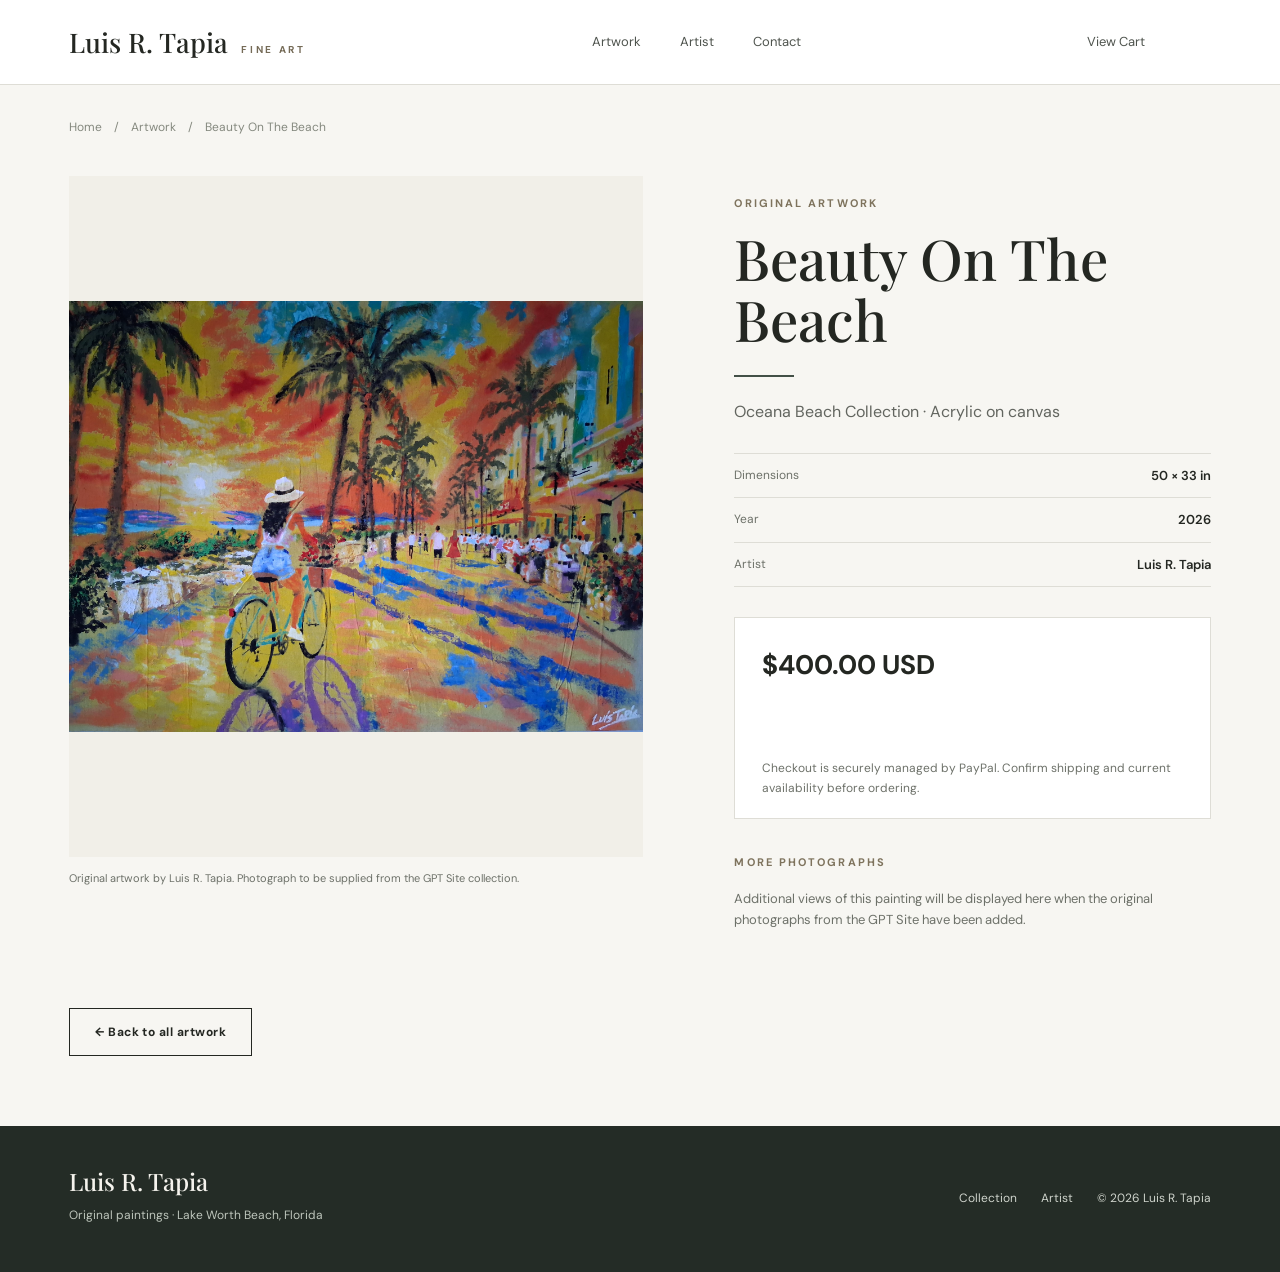
<file: artworks/beauty-on-the-beach.html>
<!doctype html>
<html lang="en"><head><meta charset="utf-8"><meta name="viewport" content="width=device-width, initial-scale=1">
<title>Beauty On The Beach | Luis R. Tapia Fine Art</title>
<meta name="description" content="Beauty On The Beach — Oceana Beach Collection · Acrylic on canvas · 50 × 33 in · 2026. Original artwork by Luis R. Tapia."><meta name="robots" content="index, follow">
<link rel="canonical" href="https://archero455-cmyk.github.io/luis-r-tapia-art/artworks/beauty-on-the-beach.html"><link rel="icon" href="../assets/favicon.svg" type="image/svg+xml">
<meta property="og:type" content="website"><meta property="og:site_name" content="Luis R. Tapia Fine Art"><meta property="og:title" content="Beauty On The Beach"><meta property="og:description" content="Beauty On The Beach — Oceana Beach Collection · Acrylic on canvas · 50 × 33 in · 2026. Original artwork by Luis R. Tapia."><meta property="og:url" content="https://archero455-cmyk.github.io/luis-r-tapia-art/artworks/beauty-on-the-beach.html"><meta property="og:image" content="https://archero455-cmyk.github.io/luis-r-tapia-art/assets/social-card.svg">
<link rel="preconnect" href="https://fonts.googleapis.com"><link rel="preconnect" href="https://fonts.gstatic.com" crossorigin>
<link href="https://fonts.googleapis.com/css2?family=DM+Sans:wght@400;500;600;700&family=Playfair+Display:wght@400;500;600&display=swap" rel="stylesheet">
<link rel="stylesheet" href="../assets/styles.css">
<script type="application/ld+json">{"@context": "https://schema.org", "@type": "VisualArtwork", "name": "Beauty On The Beach", "creator": {"@type": "Person", "name": "Luis R. Tapia"}, "artMedium": "Oceana Beach Collection · Acrylic on canvas", "size": "50 × 33 in", "url": "https://archero455-cmyk.github.io/luis-r-tapia-art/artworks/beauty-on-the-beach.html", "dateCreated": "2026", "offers": {"@type": "Offer", "priceCurrency": "USD", "price": 400, "url": "https://archero455-cmyk.github.io/luis-r-tapia-art/artworks/beauty-on-the-beach.html"}}</script>
</head><body><header class="site-header" id="top"><div class="shell header-inner">
<a class="brand" href="../index.html" aria-label="Luis R. Tapia home"><span class="brand-main">Luis R. Tapia</span><span class="brand-sub">FINE ART</span></a>
<nav class="desktop-nav" aria-label="Main navigation"><a href="../index.html#gallery">Artwork</a><a href="../index.html#about">Artist</a><a href="../index.html#contact">Contact</a></nav>
<div class="header-actions"><span class="cart-caption">View Cart</span><paypal-cart-button data-id="pp-view-cart"></paypal-cart-button><button class="menu-toggle" type="button" aria-expanded="false" aria-controls="mobile-menu" aria-label="Toggle menu">☰</button></div></div>
<nav class="mobile-nav" id="mobile-menu" aria-label="Mobile navigation" hidden><a href="../index.html#gallery">Artwork</a><a href="../index.html#about">Artist</a><a href="../index.html#contact">Contact</a></nav></header>
<main class="product-page shell"><div class="breadcrumbs"><a href="../index.html">Home</a> <span>/</span> <a href="../index.html#gallery">Artwork</a> <span>/</span> Beauty On The Beach</div>
<div class="product-layout"><div class="product-photo"><div class="art-visual art-visual--hero">
    <div class="art-visual__missing" aria-hidden="true"><span class="missing-mark">LRT</span><span class="missing-caption">Photograph pending</span></div>
    <img src="images/beauty-on-the-beach.jpg" alt="Beauty On The Beach — original painting by Luis R. Tapia" loading="eager" fetchpriority="high" data-artwork-image>
  </div><p class="image-note">Original artwork by Luis R. Tapia. Photograph to be supplied from the GPT Site collection.</p></div>
<div class="product-info"><p class="eyebrow">ORIGINAL ARTWORK</p><h1>Beauty On The Beach</h1><div class="details-line"></div><p class="product-descriptor">Oceana Beach Collection · Acrylic on canvas</p>
<dl class="product-specs"><div><dt>Dimensions</dt><dd>50 × 33 in</dd></div><div><dt>Year</dt><dd>2026</dd></div><div><dt>Artist</dt><dd>Luis R. Tapia</dd></div></dl>
<div class="product-purchase"><p class="product-price">$400.00 USD</p><paypal-add-to-cart-button data-id="B98DTZ7HMZLP4"></paypal-add-to-cart-button>
<p class="checkout-note">Checkout is securely managed by PayPal. Confirm shipping and current availability before ordering.</p></div>
<div class="product-extra"><p class="eyebrow">MORE PHOTOGRAPHS</p><p>Additional views of this painting will be displayed here when the original photographs from the GPT Site have been added.</p><div class="extra-images" data-extras="beauty-on-the-beach"></div></div></div></div>
<div class="product-bottom"><a href="../index.html#gallery" class="button button-outline">← Back to all artwork</a></div></main>
<footer class="site-footer"><div class="shell footer-inner"><div><span class="footer-title">Luis R. Tapia</span><p>Original paintings · Lake Worth Beach, Florida</p></div><div class="footer-right"><a href="../index.html#gallery">Collection</a><a href="../index.html#about">Artist</a><span>© <span data-year>2026</span> Luis R. Tapia</span></div></div></footer>
<script src="https://www.paypalobjects.com/ncp/cart/cart.js" data-merchant-id="7C7FBWG39APX6"></script>
<script src="../assets/site.js"></script>
</body></html>
</file>
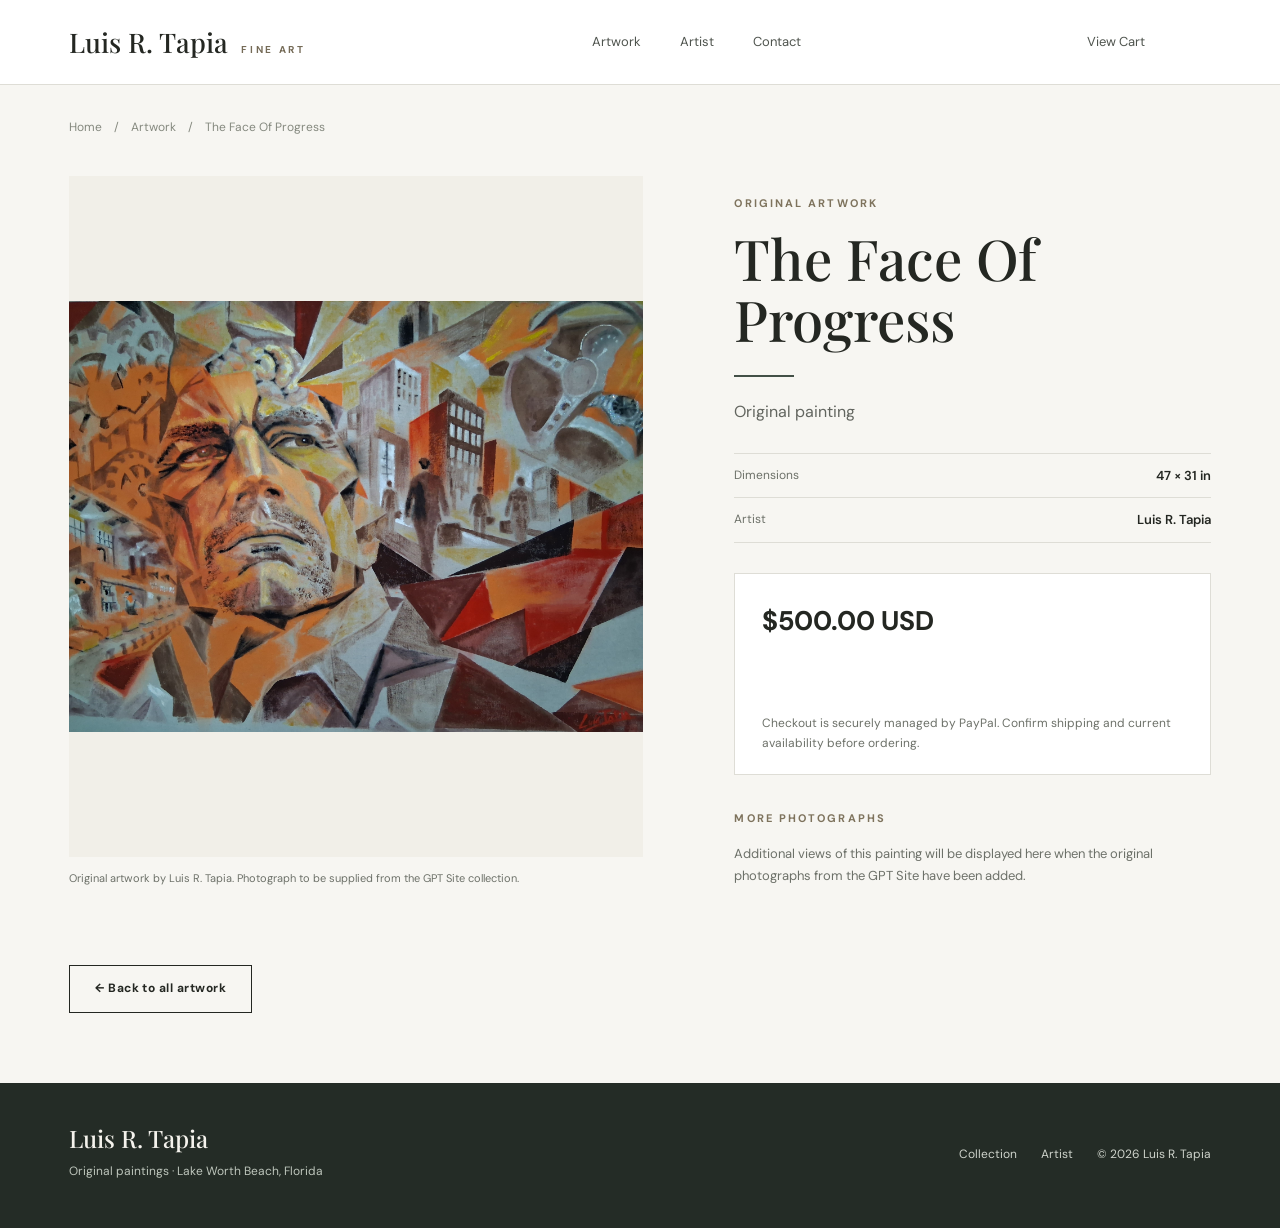
<file: artworks/the-face-of-progress.html>
<!doctype html>
<html lang="en"><head><meta charset="utf-8"><meta name="viewport" content="width=device-width, initial-scale=1">
<title>The Face Of Progress | Luis R. Tapia Fine Art</title>
<meta name="description" content="The Face Of Progress — Original painting · 47 × 31 in. Original artwork by Luis R. Tapia."><meta name="robots" content="index, follow">
<link rel="canonical" href="https://archero455-cmyk.github.io/luis-r-tapia-art/artworks/the-face-of-progress.html"><link rel="icon" href="../assets/favicon.svg" type="image/svg+xml">
<meta property="og:type" content="website"><meta property="og:site_name" content="Luis R. Tapia Fine Art"><meta property="og:title" content="The Face Of Progress"><meta property="og:description" content="The Face Of Progress — Original painting · 47 × 31 in. Original artwork by Luis R. Tapia."><meta property="og:url" content="https://archero455-cmyk.github.io/luis-r-tapia-art/artworks/the-face-of-progress.html"><meta property="og:image" content="https://archero455-cmyk.github.io/luis-r-tapia-art/assets/social-card.svg">
<link rel="preconnect" href="https://fonts.googleapis.com"><link rel="preconnect" href="https://fonts.gstatic.com" crossorigin>
<link href="https://fonts.googleapis.com/css2?family=DM+Sans:wght@400;500;600;700&family=Playfair+Display:wght@400;500;600&display=swap" rel="stylesheet">
<link rel="stylesheet" href="../assets/styles.css">
<script type="application/ld+json">{"@context": "https://schema.org", "@type": "VisualArtwork", "name": "The Face Of Progress", "creator": {"@type": "Person", "name": "Luis R. Tapia"}, "artMedium": "Original painting", "size": "47 × 31 in", "url": "https://archero455-cmyk.github.io/luis-r-tapia-art/artworks/the-face-of-progress.html", "offers": {"@type": "Offer", "priceCurrency": "USD", "price": 500, "url": "https://archero455-cmyk.github.io/luis-r-tapia-art/artworks/the-face-of-progress.html"}}</script>
</head><body><header class="site-header" id="top"><div class="shell header-inner">
<a class="brand" href="../index.html" aria-label="Luis R. Tapia home"><span class="brand-main">Luis R. Tapia</span><span class="brand-sub">FINE ART</span></a>
<nav class="desktop-nav" aria-label="Main navigation"><a href="../index.html#gallery">Artwork</a><a href="../index.html#about">Artist</a><a href="../index.html#contact">Contact</a></nav>
<div class="header-actions"><span class="cart-caption">View Cart</span><paypal-cart-button data-id="pp-view-cart"></paypal-cart-button><button class="menu-toggle" type="button" aria-expanded="false" aria-controls="mobile-menu" aria-label="Toggle menu">☰</button></div></div>
<nav class="mobile-nav" id="mobile-menu" aria-label="Mobile navigation" hidden><a href="../index.html#gallery">Artwork</a><a href="../index.html#about">Artist</a><a href="../index.html#contact">Contact</a></nav></header>
<main class="product-page shell"><div class="breadcrumbs"><a href="../index.html">Home</a> <span>/</span> <a href="../index.html#gallery">Artwork</a> <span>/</span> The Face Of Progress</div>
<div class="product-layout"><div class="product-photo"><div class="art-visual art-visual--hero">
    <div class="art-visual__missing" aria-hidden="true"><span class="missing-mark">LRT</span><span class="missing-caption">Photograph pending</span></div>
    <img src="the-face-of-progress.jpg" alt="The Face Of Progress — original painting by Luis R. Tapia" loading="eager" fetchpriority="high" data-artwork-image>
  </div><p class="image-note">Original artwork by Luis R. Tapia. Photograph to be supplied from the GPT Site collection.</p></div>
<div class="product-info"><p class="eyebrow">ORIGINAL ARTWORK</p><h1>The Face Of Progress</h1><div class="details-line"></div><p class="product-descriptor">Original painting</p>
<dl class="product-specs"><div><dt>Dimensions</dt><dd>47 × 31 in</dd></div><div><dt>Artist</dt><dd>Luis R. Tapia</dd></div></dl>
<div class="product-purchase"><p class="product-price">$500.00 USD</p><paypal-add-to-cart-button data-id="AJF43S8CUVQ8W"></paypal-add-to-cart-button>
<p class="checkout-note">Checkout is securely managed by PayPal. Confirm shipping and current availability before ordering.</p></div>
<div class="product-extra"><p class="eyebrow">MORE PHOTOGRAPHS</p><p>Additional views of this painting will be displayed here when the original photographs from the GPT Site have been added.</p><div class="extra-images" data-extras="the-face-of-progress"></div></div></div></div>
<div class="product-bottom"><a href="../index.html#gallery" class="button button-outline">← Back to all artwork</a></div></main>
<footer class="site-footer"><div class="shell footer-inner"><div><span class="footer-title">Luis R. Tapia</span><p>Original paintings · Lake Worth Beach, Florida</p></div><div class="footer-right"><a href="../index.html#gallery">Collection</a><a href="../index.html#about">Artist</a><span>© <span data-year>2026</span> Luis R. Tapia</span></div></div></footer>
<script src="https://www.paypalobjects.com/ncp/cart/cart.js" data-merchant-id="7C7FBWG39APX6"></script>
<script src="../assets/site.js"></script>
</body></html>
</file>
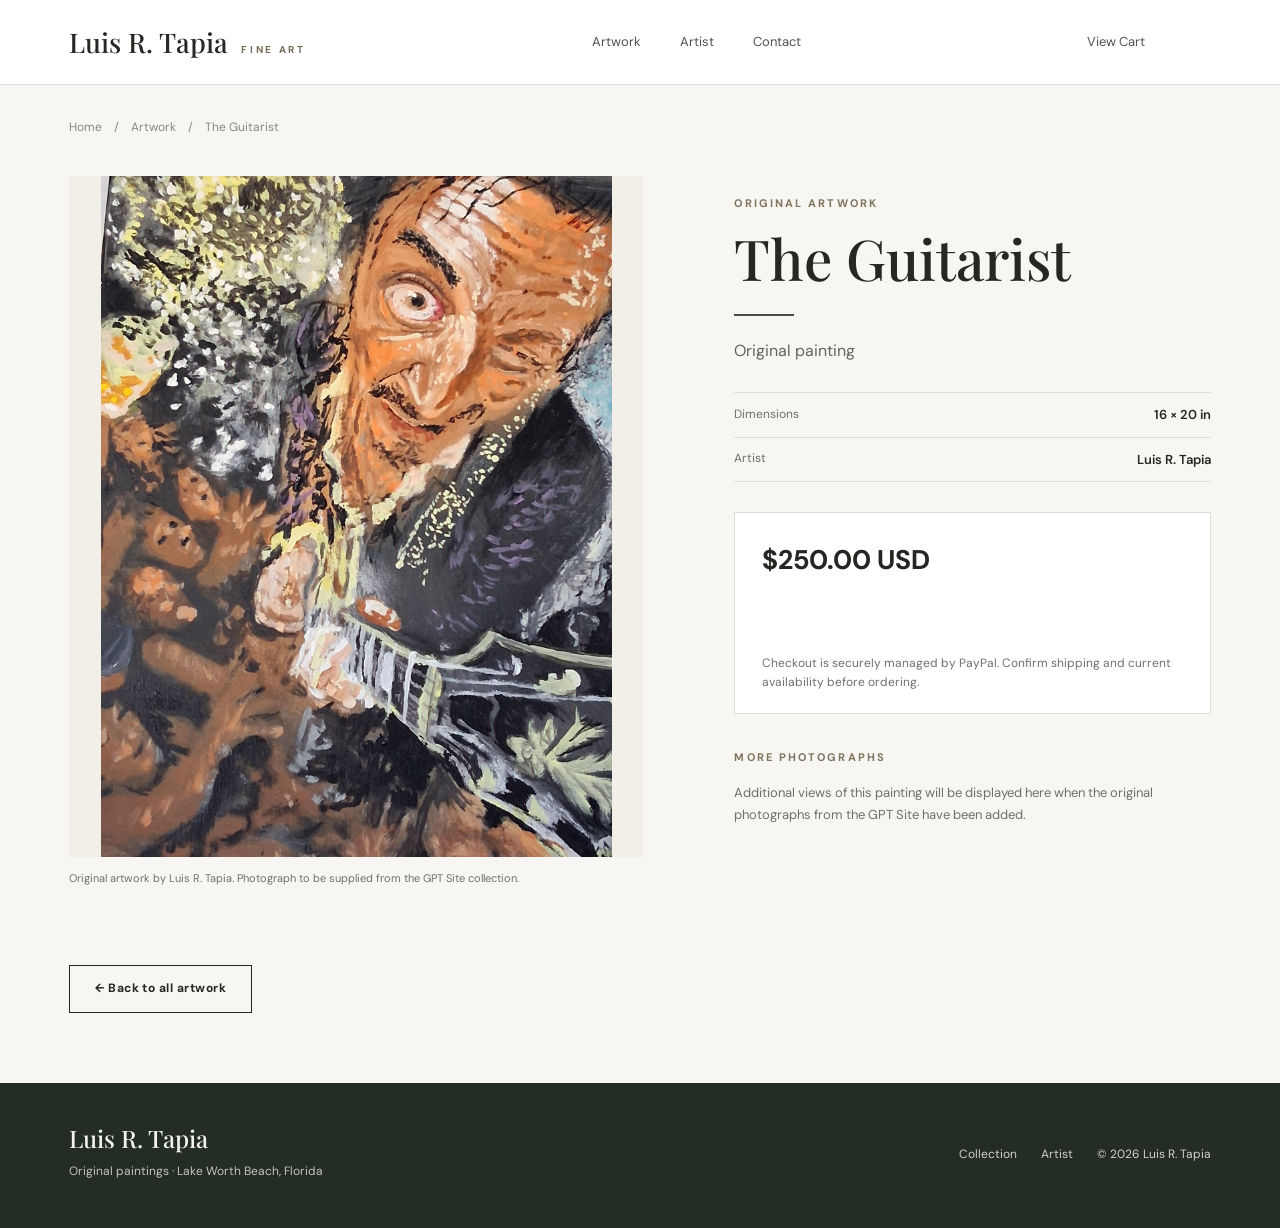
<file: artworks/the-guitarist.html>
<!doctype html>
<html lang="en"><head><meta charset="utf-8"><meta name="viewport" content="width=device-width, initial-scale=1">
<title>The Guitarist | Luis R. Tapia Fine Art</title>
<meta name="description" content="The Guitarist — Original painting · 16 × 20 in. Original artwork by Luis R. Tapia."><meta name="robots" content="index, follow">
<link rel="canonical" href="https://archero455-cmyk.github.io/luis-r-tapia-art/artworks/the-guitarist.html"><link rel="icon" href="../assets/favicon.svg" type="image/svg+xml">
<meta property="og:type" content="website"><meta property="og:site_name" content="Luis R. Tapia Fine Art"><meta property="og:title" content="The Guitarist"><meta property="og:description" content="The Guitarist — Original painting · 16 × 20 in. Original artwork by Luis R. Tapia."><meta property="og:url" content="https://archero455-cmyk.github.io/luis-r-tapia-art/artworks/the-guitarist.html"><meta property="og:image" content="https://archero455-cmyk.github.io/luis-r-tapia-art/assets/social-card.svg">
<link rel="preconnect" href="https://fonts.googleapis.com"><link rel="preconnect" href="https://fonts.gstatic.com" crossorigin>
<link href="https://fonts.googleapis.com/css2?family=DM+Sans:wght@400;500;600;700&family=Playfair+Display:wght@400;500;600&display=swap" rel="stylesheet">
<link rel="stylesheet" href="../assets/styles.css">
<script type="application/ld+json">{"@context": "https://schema.org", "@type": "VisualArtwork", "name": "The Guitarist", "creator": {"@type": "Person", "name": "Luis R. Tapia"}, "artMedium": "Original painting", "size": "16 × 20 in", "url": "https://archero455-cmyk.github.io/luis-r-tapia-art/artworks/the-guitarist.html", "offers": {"@type": "Offer", "priceCurrency": "USD", "price": 250, "url": "https://archero455-cmyk.github.io/luis-r-tapia-art/artworks/the-guitarist.html"}}</script>
</head><body><header class="site-header" id="top"><div class="shell header-inner">
<a class="brand" href="../index.html" aria-label="Luis R. Tapia home"><span class="brand-main">Luis R. Tapia</span><span class="brand-sub">FINE ART</span></a>
<nav class="desktop-nav" aria-label="Main navigation"><a href="../index.html#gallery">Artwork</a><a href="../index.html#about">Artist</a><a href="../index.html#contact">Contact</a></nav>
<div class="header-actions"><span class="cart-caption">View Cart</span><paypal-cart-button data-id="pp-view-cart"></paypal-cart-button><button class="menu-toggle" type="button" aria-expanded="false" aria-controls="mobile-menu" aria-label="Toggle menu">☰</button></div></div>
<nav class="mobile-nav" id="mobile-menu" aria-label="Mobile navigation" hidden><a href="../index.html#gallery">Artwork</a><a href="../index.html#about">Artist</a><a href="../index.html#contact">Contact</a></nav></header>
<main class="product-page shell"><div class="breadcrumbs"><a href="../index.html">Home</a> <span>/</span> <a href="../index.html#gallery">Artwork</a> <span>/</span> The Guitarist</div>
<div class="product-layout"><div class="product-photo"><div class="art-visual art-visual--hero">
    <div class="art-visual__missing" aria-hidden="true"><span class="missing-mark">LRT</span><span class="missing-caption">Photograph pending</span></div>
    <img src="the-guitarist.jpg" alt="The Guitarist — original painting by Luis R. Tapia" loading="eager" fetchpriority="high" data-artwork-image>
  </div><p class="image-note">Original artwork by Luis R. Tapia. Photograph to be supplied from the GPT Site collection.</p></div>
<div class="product-info"><p class="eyebrow">ORIGINAL ARTWORK</p><h1>The Guitarist</h1><div class="details-line"></div><p class="product-descriptor">Original painting</p>
<dl class="product-specs"><div><dt>Dimensions</dt><dd>16 × 20 in</dd></div><div><dt>Artist</dt><dd>Luis R. Tapia</dd></div></dl>
<div class="product-purchase"><p class="product-price">$250.00 USD</p><paypal-add-to-cart-button data-id="M6YBXDRSSQ5JY"></paypal-add-to-cart-button>
<p class="checkout-note">Checkout is securely managed by PayPal. Confirm shipping and current availability before ordering.</p></div>
<div class="product-extra"><p class="eyebrow">MORE PHOTOGRAPHS</p><p>Additional views of this painting will be displayed here when the original photographs from the GPT Site have been added.</p><div class="extra-images" data-extras="the-guitarist"></div></div></div></div>
<div class="product-bottom"><a href="../index.html#gallery" class="button button-outline">← Back to all artwork</a></div></main>
<footer class="site-footer"><div class="shell footer-inner"><div><span class="footer-title">Luis R. Tapia</span><p>Original paintings · Lake Worth Beach, Florida</p></div><div class="footer-right"><a href="../index.html#gallery">Collection</a><a href="../index.html#about">Artist</a><span>© <span data-year>2026</span> Luis R. Tapia</span></div></div></footer>
<script src="https://www.paypalobjects.com/ncp/cart/cart.js" data-merchant-id="7C7FBWG39APX6"></script>
<script src="../assets/site.js"></script>
</body></html>
</file>
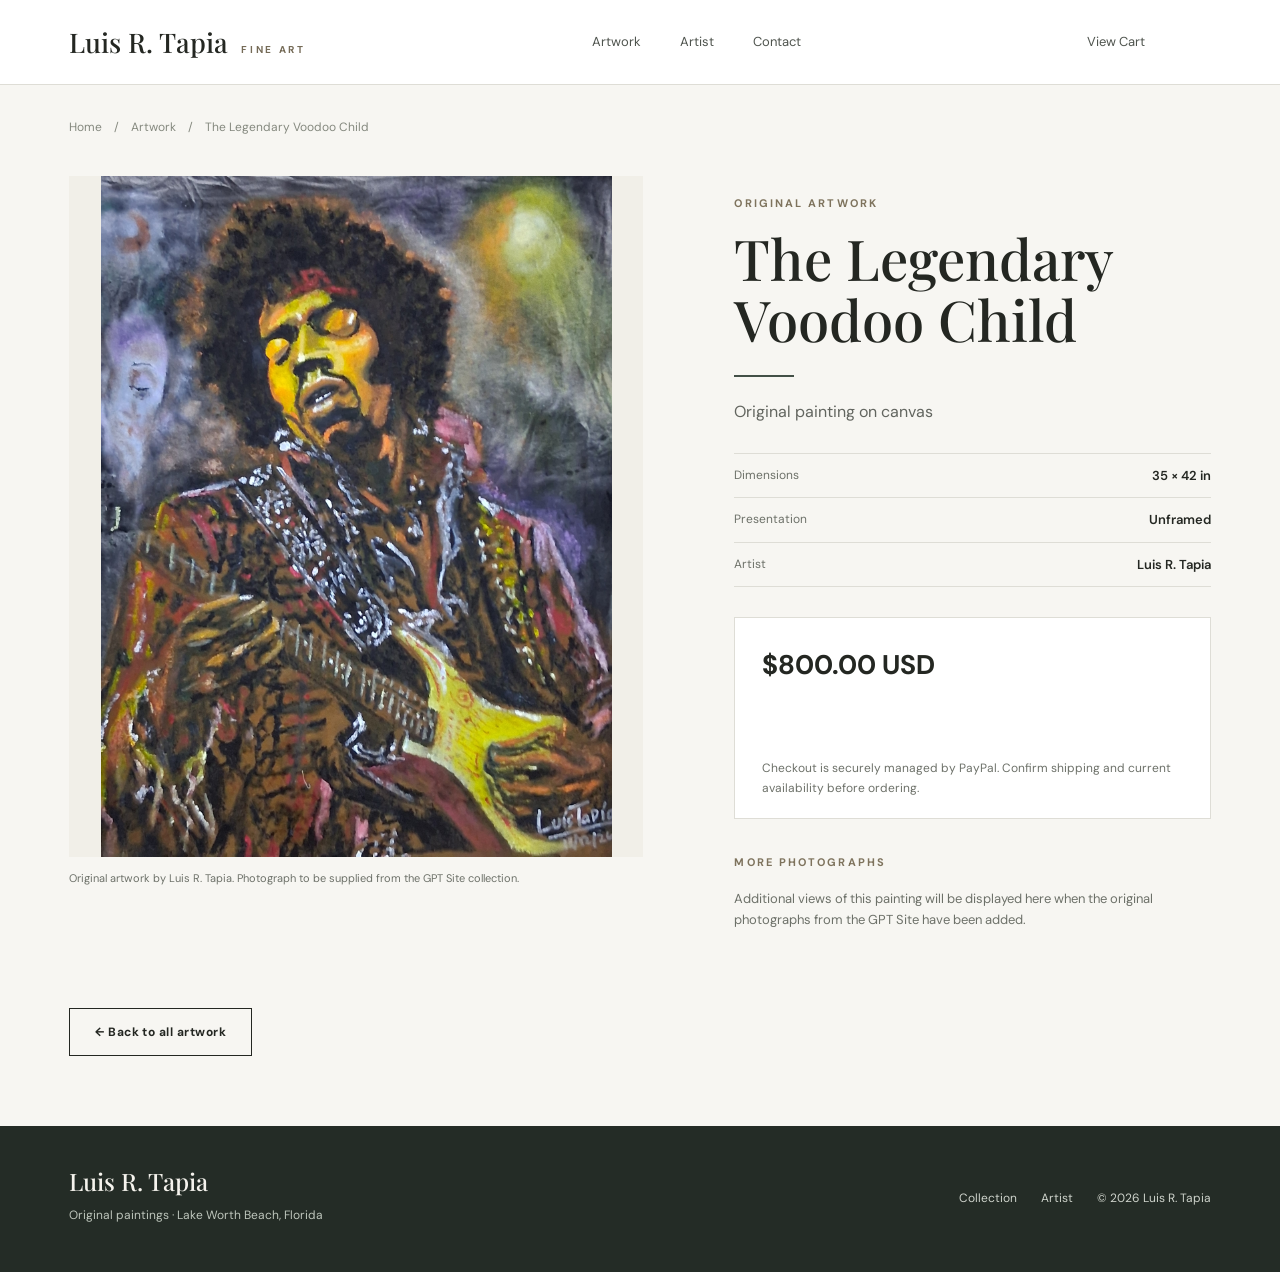
<file: artworks/the-legendary-voodoo-child.html>
<!doctype html>
<html lang="en"><head><meta charset="utf-8"><meta name="viewport" content="width=device-width, initial-scale=1">
<title>The Legendary Voodoo Child | Luis R. Tapia Fine Art</title>
<meta name="description" content="The Legendary Voodoo Child — Original painting on canvas · 35 × 42 in · Unframed. Original artwork by Luis R. Tapia."><meta name="robots" content="index, follow">
<link rel="canonical" href="https://archero455-cmyk.github.io/luis-r-tapia-art/artworks/the-legendary-voodoo-child.html"><link rel="icon" href="../assets/favicon.svg" type="image/svg+xml">
<meta property="og:type" content="website"><meta property="og:site_name" content="Luis R. Tapia Fine Art"><meta property="og:title" content="The Legendary Voodoo Child"><meta property="og:description" content="The Legendary Voodoo Child — Original painting on canvas · 35 × 42 in · Unframed. Original artwork by Luis R. Tapia."><meta property="og:url" content="https://archero455-cmyk.github.io/luis-r-tapia-art/artworks/the-legendary-voodoo-child.html"><meta property="og:image" content="https://archero455-cmyk.github.io/luis-r-tapia-art/assets/social-card.svg">
<link rel="preconnect" href="https://fonts.googleapis.com"><link rel="preconnect" href="https://fonts.gstatic.com" crossorigin>
<link href="https://fonts.googleapis.com/css2?family=DM+Sans:wght@400;500;600;700&family=Playfair+Display:wght@400;500;600&display=swap" rel="stylesheet">
<link rel="stylesheet" href="../assets/styles.css">
<script type="application/ld+json">{"@context": "https://schema.org", "@type": "VisualArtwork", "name": "The Legendary  Child", "creator": {"@type": "Person", "name": "Luis R. Tapia"}, "artMedium": "Original painting on canvas", "size": "35 × 42 in", "url": "https://archero455-cmyk.github.io/luis-r-tapia-art/artworks/the-legendary-voodoo-child.html", "offers": {"@type": "Offer", "priceCurrency": "USD", "price": 800, "url": "https://archero455-cmyk.github.io/luis-r-tapia-art/artworks/the-legendary-voodoo-child.html"}}</script>
</head><body><header class="site-header" id="top"><div class="shell header-inner">
<a class="brand" href="../index.html" aria-label="Luis R. Tapia home"><span class="brand-main">Luis R. Tapia</span><span class="brand-sub">FINE ART</span></a>
<nav class="desktop-nav" aria-label="Main navigation"><a href="../index.html#gallery">Artwork</a><a href="../index.html#about">Artist</a><a href="../index.html#contact">Contact</a></nav>
<div class="header-actions"><span class="cart-caption">View Cart</span><paypal-cart-button data-id="pp-view-cart"></paypal-cart-button><button class="menu-toggle" type="button" aria-expanded="false" aria-controls="mobile-menu" aria-label="Toggle menu">☰</button></div></div>
<nav class="mobile-nav" id="mobile-menu" aria-label="Mobile navigation" hidden><a href="../index.html#gallery">Artwork</a><a href="../index.html#about">Artist</a><a href="../index.html#contact">Contact</a></nav></header>
<main class="product-page shell"><div class="breadcrumbs"><a href="../index.html">Home</a> <span>/</span> <a href="../index.html#gallery">Artwork</a> <span>/</span> The Legendary Voodoo Child</div>
<div class="product-layout"><div class="product-photo"><div class="art-visual art-visual--hero">
    <div class="art-visual__missing" aria-hidden="true"><span class="missing-mark">LRT</span><span class="missing-caption">Photograph pending</span></div>
    <img src="the-legendary-voodoo-child.jpg" alt="The Legendary Voodoo Child — original painting by Luis R. Tapia" loading="eager" fetchpriority="high" data-artwork-image>
  </div><p class="image-note">Original artwork by Luis R. Tapia. Photograph to be supplied from the GPT Site collection.</p></div>
<div class="product-info"><p class="eyebrow">ORIGINAL ARTWORK</p><h1>The Legendary Voodoo Child</h1><div class="details-line"></div><p class="product-descriptor">Original painting on canvas</p>
<dl class="product-specs"><div><dt>Dimensions</dt><dd>35 × 42 in</dd></div><div><dt>Presentation</dt><dd>Unframed</dd></div><div><dt>Artist</dt><dd>Luis R. Tapia</dd></div></dl>
<div class="product-purchase"><p class="product-price">$800.00 USD</p><paypal-add-to-cart-button data-id="XKKPZL4QJXKEE"></paypal-add-to-cart-button>
<p class="checkout-note">Checkout is securely managed by PayPal. Confirm shipping and current availability before ordering.</p></div>
<div class="product-extra"><p class="eyebrow">MORE PHOTOGRAPHS</p><p>Additional views of this painting will be displayed here when the original photographs from the GPT Site have been added.</p><div class="extra-images" data-extras="the-legendary-voodoo-child"></div></div></div></div>
<div class="product-bottom"><a href="../index.html#gallery" class="button button-outline">← Back to all artwork</a></div></main>
<footer class="site-footer"><div class="shell footer-inner"><div><span class="footer-title">Luis R. Tapia</span><p>Original paintings · Lake Worth Beach, Florida</p></div><div class="footer-right"><a href="../index.html#gallery">Collection</a><a href="../index.html#about">Artist</a><span>© <span data-year>2026</span> Luis R. Tapia</span></div></div></footer>
<script src="https://www.paypalobjects.com/ncp/cart/cart.js" data-merchant-id="7C7FBWG39APX6"></script>
<script src="../assets/site.js"></script>
</body></html>
</file>
<file: assets/styles.css>
:root{--ink:#242722;--muted:#6d7169;--light:#f7f6f2;--ivory:#f0eee8;--paper:#fff;--line:#deddd6;--olive:#435047;--accent:#7b6f58}
*{box-sizing:border-box}html{scroll-behavior:smooth}body{margin:0;background:var(--light);color:var(--ink);font:15px/1.65 "DM Sans",sans-serif;-webkit-font-smoothing:antialiased}a{color:inherit;text-decoration:none}button,input{font:inherit}button{cursor:pointer}img{max-width:100%}.shell{max-width:1460px;width:100%;margin:0 auto;padding-left:5.4%;padding-right:5.4%}.sr-only{position:absolute;width:1px;height:1px;overflow:hidden;clip:rect(0,0,0,0);white-space:nowrap}h1,h2,h3,.brand-main{font-family:"Playfair Display",Georgia,serif;font-weight:500}h1,h2,h3,p{margin-top:0}.eyebrow{font-size:11px;letter-spacing:.19em;font-weight:700;color:#7e735d;margin:0 0 16px}.site-header{background:var(--paper);border-bottom:1px solid var(--line);position:relative;z-index:10}.header-inner{display:flex;align-items:center;justify-content:space-between;gap:18px;min-height:84px}.brand{display:flex;align-items:baseline;gap:13px;white-space:nowrap}.brand-main{font-size:27px}.brand-sub{font-size:10px;font-weight:700;letter-spacing:.27em;color:#756b57}.desktop-nav{display:flex;gap:39px;align-items:center}.desktop-nav a,.cart-caption{font-size:13px;color:#4f544e}.desktop-nav a:hover,.quiet-link:hover,.text-link:hover{color:#8a7560}.header-actions{display:flex;align-items:center;gap:12px}.header-actions paypal-cart-button{display:block;min-width:54px}.menu-toggle{display:none;background:none;border:0;font-size:23px}.mobile-nav{border-top:1px solid var(--line);padding:12px 5.4% 18px;gap:15px;flex-direction:column}.mobile-nav:not([hidden]){display:flex}.mobile-nav a{padding:5px 0}
.hero{background:#eaece7}.hero-grid{display:grid;grid-template-columns:minmax(0,1.04fr) minmax(0,.96fr);gap:7%;align-items:center;padding-top:75px;padding-bottom:76px}.hero-copy h1{font-size:clamp(52px,5.8vw,88px);line-height:1.09;letter-spacing:-.035em;margin-bottom:22px}.hero-copy h1 em{font-weight:400;color:var(--olive)}.hero-copy>p:not(.eyebrow){font-size:17px;color:#555d55;max-width:525px;line-height:1.82}.hero-links{display:flex;align-items:center;gap:26px;margin-top:32px;flex-wrap:wrap}.button{display:inline-flex;align-items:center;justify-content:center;gap:20px;padding:13px 25px;min-height:48px;font-weight:700;font-size:12px;letter-spacing:.04em;transition:background .2s}.button-dark{background:var(--olive);color:white;border:1px solid var(--olive)}.button-dark:hover{background:#252f28}.button-outline{border:1px solid var(--ink);background:transparent}.button-outline:hover{background:var(--ink);color:white}.quiet-link{font-size:13px;border-bottom:1px solid #8a9189;padding:10px 0}.hero-fact{display:flex;gap:22px;margin-top:75px;font-size:11px;letter-spacing:.08em;text-transform:uppercase;color:#6f796f}.hero-fact span+span:before{content:'·';margin-right:22px}.hero-art{min-width:0}.hero-art>a{display:block;box-shadow:16px 16px 0 #d8dcd4}.hero-art-caption{display:flex;justify-content:space-between;gap:10px;padding:21px 5px 0;font-size:12px}.hero-art-caption span:first-child{font-size:10px;font-weight:700;letter-spacing:.16em;color:#737c70}
.art-visual{position:relative;width:100%;aspect-ratio:4/4.7;background:#deddd5;overflow:hidden}.art-visual--hero{aspect-ratio:4/4.25}.art-visual img{position:absolute;inset:0;width:100%;height:100%;object-fit:contain;background:#f1efe8;display:block}.art-visual__missing{position:absolute;inset:0;display:flex;flex-direction:column;align-items:center;justify-content:center;background:repeating-linear-gradient(135deg,#e8e6df 0,#e8e6df 2px,#e3e2da 2px,#e3e2da 11px);color:#78766c;text-align:center;gap:19px}.missing-mark{font-family:"Playfair Display",serif;font-size:clamp(42px,6vw,70px);font-style:italic;color:#aaa598}.missing-caption{font-size:10px;text-transform:uppercase;letter-spacing:.18em;font-weight:700}.art-visual.is-missing img{display:none}
.collection{padding-top:96px;padding-bottom:105px}.section-heading{display:flex;align-items:end;justify-content:space-between;gap:30px;margin-bottom:31px}.section-heading h2,.artist-copy h2,.contact h2{font-size:clamp(38px,4vw,58px);line-height:1.12;margin:0}.section-heading>p{max-width:380px;color:var(--muted);line-height:1.75;font-size:14px;margin:0}.toolbar{display:flex;align-items:center;justify-content:space-between;gap:20px;border-top:1px solid var(--line);padding:22px 0 30px}.filter-tabs{display:flex;flex-wrap:wrap;gap:8px}.filter{background:none;border:1px solid transparent;padding:10px 12px;font-size:13px;color:#6e736b}.filter span{color:#a1a59e;font-size:11px;margin-left:6px}.filter.active{color:#202720;border-color:#b6beb3;background:#edf0e9}.search{position:relative;width:min(300px,100%)}.search input{width:100%;padding:11px 33px 11px 14px;border:1px solid var(--line);background:white;color:var(--ink);outline:none}.search input:focus{border-color:#606e61}.search>span{position:absolute;right:10px;top:2px;font-size:27px;color:#818880;pointer-events:none}.art-grid{display:grid;grid-template-columns:repeat(3,minmax(0,1fr));gap:49px 30px}.art-card{min-width:0}.art-card__image-link{display:block;overflow:hidden}.art-card .art-visual{transition:transform .3s}.art-card__image-link:hover .art-visual img{transform:scale(1.025);transition:transform .3s}.art-card__category{margin:0 0 6px;text-transform:uppercase;font-size:10px;letter-spacing:.12em;color:#808778}.art-card__top{padding:18px 1px 0;min-height:124px}.art-card__name{display:block;font:500 23px/1.27 "Playfair Display",serif}.art-card__name:hover{color:var(--accent)}.art-card__info{margin:7px 0 0;color:var(--muted);font-size:12px}.art-card__bottom{border-top:1px solid var(--line);padding:17px 1px 0;display:flex;gap:10px;flex-wrap:wrap;align-items:center;justify-content:space-between;min-height:75px}.card-price{font-size:15px;font-weight:700}.card-buy{min-height:40px;display:flex;align-items:center}.card-buy paypal-add-to-cart-button{display:block;min-width:145px}.art-card__inquire,.text-link{font-size:12px;font-weight:700;color:var(--olive)}.gallery-note{margin:45px 0 0;padding:23px 0;border-top:1px solid var(--line);font-size:12px;color:var(--muted)}.no-results{text-align:center;padding:45px 0;color:var(--muted)}
.artist-band{background:#f0ede6}.artist-grid{padding-top:90px;padding-bottom:90px;display:grid;grid-template-columns:.8fr 1.2fr;gap:9%;align-items:center}.artist-graphic{min-height:300px;border:1px solid #c9c3b5;display:flex;align-items:center;justify-content:center;position:relative;background:#e1dccf}.artist-graphic span{font:italic 120px "Playfair Display",serif;color:#918c7e}.artist-graphic small{position:absolute;bottom:20px;left:25px;font-size:10px;letter-spacing:.2em}.artist-copy p:not(.eyebrow){max-width:700px;color:#62645e;font-size:16px;line-height:1.85;margin-top:22px}.contact{padding-top:105px;padding-bottom:120px;text-align:center}.contact h2{margin-bottom:21px}.contact>p:not(.eyebrow){max-width:630px;color:var(--muted);margin:0 auto 27px}.site-footer{background:#242c26;color:#f5f3ed}.footer-inner{padding-top:39px;padding-bottom:39px;display:flex;justify-content:space-between;gap:24px;flex-wrap:wrap;align-items:center}.footer-title{font:500 24px "Playfair Display",serif}.footer-inner p{font-size:12px;color:#bec6bc;margin:7px 0}.footer-right{display:flex;align-items:center;gap:24px;flex-wrap:wrap;font-size:12px;color:#ced3cb}
.product-page{padding-top:33px;padding-bottom:70px}.breadcrumbs{font-size:12px;color:#85897f;margin-bottom:38px}.breadcrumbs span{margin:0 9px}.breadcrumbs a:hover{color:var(--ink)}.product-layout{display:grid;grid-template-columns:minmax(0,1fr) minmax(0,.83fr);gap:8%;align-items:start}.product-photo .art-visual{aspect-ratio:4/4.75;background:#ebe9e1}.image-note{font-size:11px;color:var(--muted);margin:12px 0}.product-info{padding:18px 0 0}.product-info h1{font-size:clamp(44px,4.4vw,70px);line-height:1.08;margin-bottom:25px}.details-line{width:60px;border-top:2px solid var(--olive);margin:0 0 22px}.product-descriptor{color:#62655f;font-size:16px}.product-specs{border-top:1px solid var(--line);margin:28px 0 30px}.product-specs div{display:flex;align-items:center;justify-content:space-between;gap:15px;padding:11px 0;border-bottom:1px solid var(--line)}.product-specs dt{font-size:12px;color:var(--muted)}.product-specs dd{font-size:13px;font-weight:600;text-align:right;margin:0}.product-purchase{border:1px solid var(--line);background:white;padding:25px 27px 20px}.product-price{font-size:27px;font-weight:700;margin:0 0 12px}.product-purchase paypal-add-to-cart-button{display:block;min-height:45px}.checkout-note{font-size:12px;color:var(--muted);margin:14px 0 0}.product-extra{margin-top:34px}.product-extra p:not(.eyebrow){font-size:13px;color:var(--muted)}.extra-images{display:grid;grid-template-columns:repeat(3,1fr);gap:11px;margin-top:12px}.extra-images img{width:100%;aspect-ratio:1;object-fit:cover}.product-bottom{margin-top:65px}
@media(max-width:1050px){.hero-grid{gap:6%}.hero-copy h1{font-size:62px}.art-grid{grid-template-columns:repeat(2,1fr)}.desktop-nav{gap:20px}}@media(max-width:760px){.desktop-nav,.cart-caption{display:none}.menu-toggle{display:block}.hero-grid,.artist-grid,.product-layout{grid-template-columns:1fr}.hero-grid{padding-top:45px;padding-bottom:55px}.hero-art{max-width:530px}.hero-fact{margin-top:40px}.collection{padding-top:65px;padding-bottom:70px}.section-heading{display:block}.section-heading>p{margin-top:18px}.toolbar{flex-wrap:wrap}.artist-grid{padding-top:70px;padding-bottom:70px}.artist-graphic{min-height:225px}.contact{padding-top:75px;padding-bottom:80px}.product-info{padding:10px 0}.product-photo{max-width:650px}}@media(max-width:530px){.shell{padding-left:5%;padding-right:5%}.header-inner{min-height:74px}.brand-main{font-size:22px}.brand-sub{font-size:9px}.hero-copy h1{font-size:clamp(47px,13vw,62px)}.hero-copy>p:not(.eyebrow){font-size:15px}.hero-art-caption{flex-direction:column;gap:3px}.art-grid{grid-template-columns:1fr;gap:42px}.art-card .art-visual{aspect-ratio:4/4}.toolbar{display:block}.search{width:100%;margin-top:14px}.filter-tabs{gap:3px}.filter{padding:9px}.collection{padding-top:50px}.product-page{padding-top:20px}.breadcrumbs{margin-bottom:20px}.product-info h1{font-size:44px}.hero-fact{flex-direction:column;gap:3px}.hero-fact span+span:before{content:none}.footer-right{gap:16px}}
</file>
